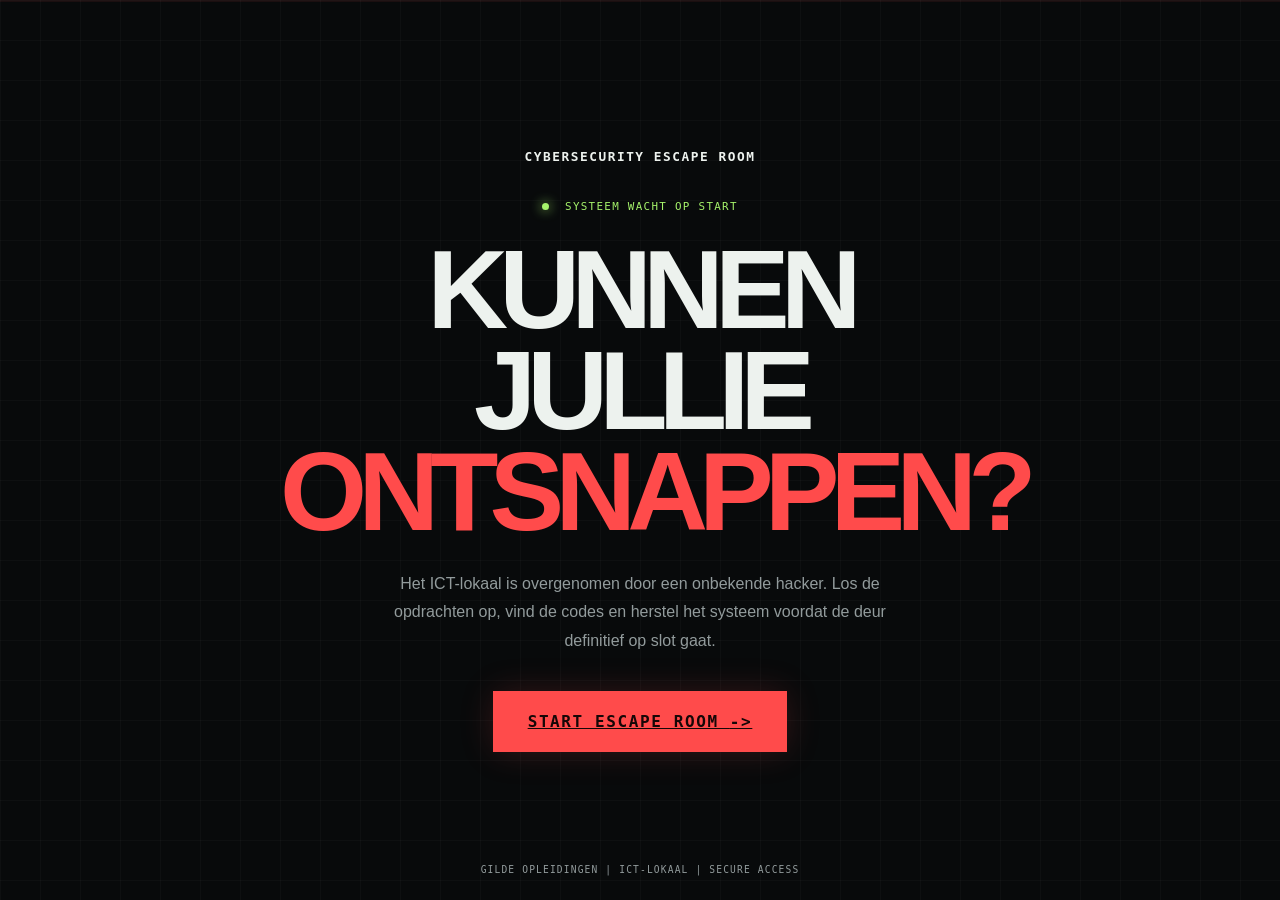
<file: index.html>
<!DOCTYPE html>
<html lang="nl">
<head>
	<meta charset="UTF-8">
	<meta name="viewport" content="width=device-width, initial-scale=1.0">
	<link rel="stylesheet" href="start.css">
	<title>Cybersecurity Escape Room</title>
</head>
<body>
	<div class="scanline" aria-hidden="true"></div>

	<!-- Intro- en startscherm: hier begint het verhaal van de escape room -->
	<main class="start-screen">
		<p class="brand">CYBERSECURITY ESCAPE ROOM</p>
		<p class="status"><i></i> SYSTEEM WACHT OP START</p>
		<h1>Kunnen jullie<br><em>ontsnappen?</em></h1>
		<p class="intro">Het ICT-lokaal is overgenomen door een onbekende hacker. Los de opdrachten op, vind de codes en herstel het systeem voordat de deur definitief op slot gaat.</p>
		<a class="start-button" id="start-button" href="toegang.html">START ESCAPE ROOM <span aria-hidden="true">-&gt;</span></a>
	</main>

	<footer>GILDE OPLEIDINGEN | ICT-LOKAAL | SECURE ACCESS</footer>

	<!-- Start van de escape room: tijd en audio worden opgeslagen voor de volgende pagina -->
	<script>
		document.getElementById("start-button").addEventListener("click", function () {
			sessionStorage.setItem("escapeRoomStartTime", Date.now().toString());
			sessionStorage.setItem("playEscapeRoomStartSound", "true");
		});
	</script>
</body>
</html>
</file>
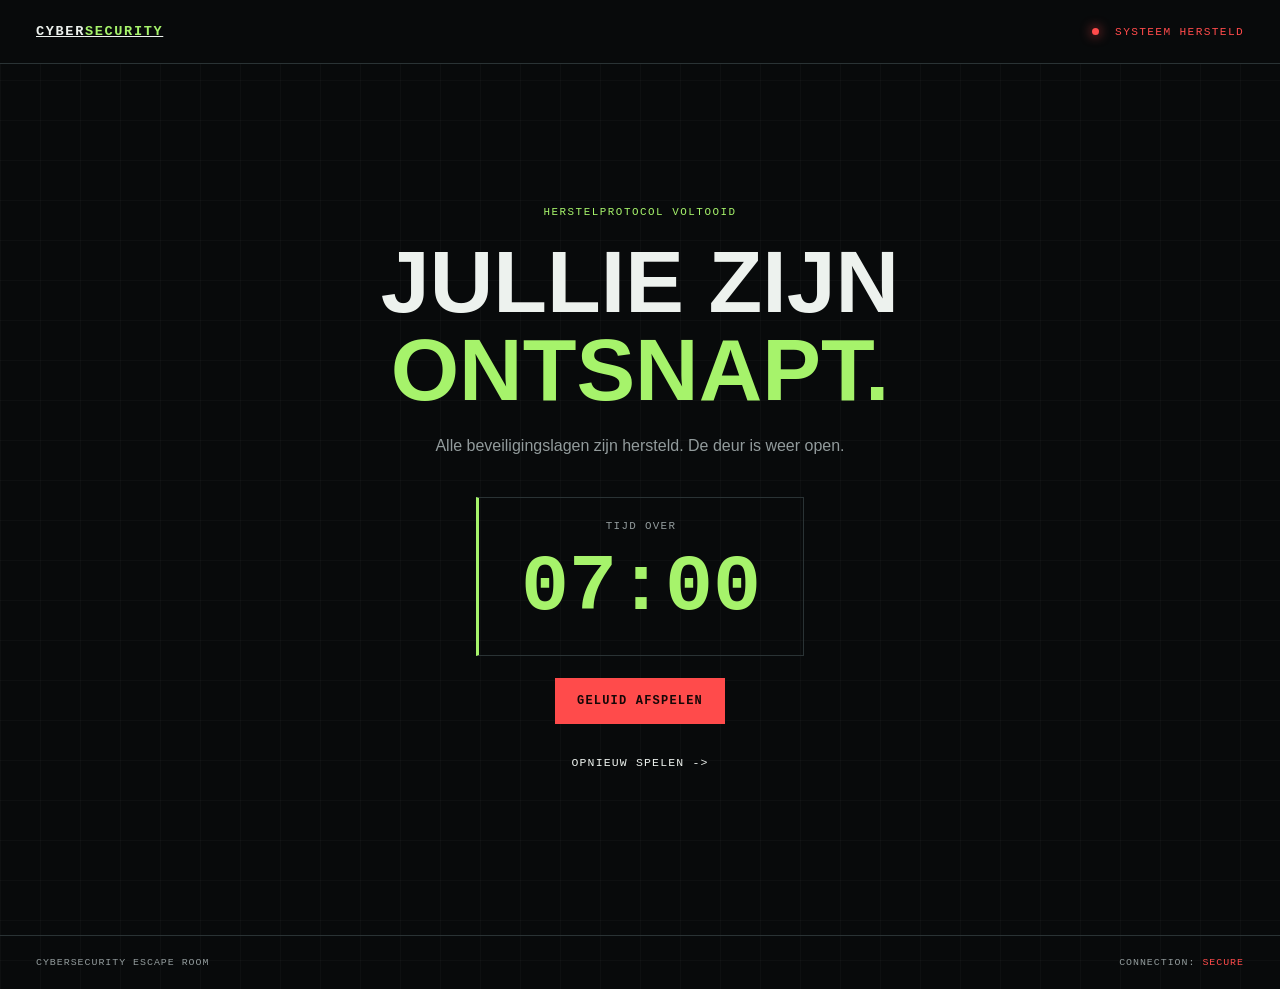
<file: eindpagina.html>
<!DOCTYPE html>
<html lang="nl">
<head>
	<meta charset="UTF-8">
	<meta name="viewport" content="width=device-width, initial-scale=1.0">
	<meta name="description" content="Einde van de Cybersecurity Escape Room">
	<link rel="stylesheet" href="home escaperoom eindopdracht.css">
	<title>Systeem hersteld | Cybersecurity Escape Room</title>
</head>
<body>
	<div class="scanline" aria-hidden="true"></div>
	<header class="topbar">
		<a class="brand" href="index.html">CYBER<span>SECURITY</span></a>
		<div class="alarm-status"><i></i> SYSTEEM HERSTELD</div>
	</header>

	<!-- Eindscherm: bevestiging van het gewonnen spel en de resterende tijd -->
	<main>
		<section class="ending-screen" aria-labelledby="ending-title">
			<p class="kicker">HERSTELPROTOCOL VOLTOOID</p>
			<h1 id="ending-title">Jullie zijn<br><em>ontsnapt.</em></h1>
			<p class="ending-copy">Alle beveiligingslagen zijn hersteld. De deur is weer open.</p>
			<div class="final-time">
				<span>TIJD OVER</span>
				<strong id="final-time">--:--</strong>
			</div>
			<audio id="ending-audio" preload="auto"></audio>
			<button id="play-ending-audio" class="sound-retry" type="button" hidden>GELUID AFSPELEN</button>
			<a class="start-over" href="index.html">OPNIEUW SPELEN <span aria-hidden="true">-&gt;</span></a>
		</section>
	</main>

	<footer><span>CYBERSECURITY ESCAPE ROOM</span><span>CONNECTION: <b>SECURE</b></span></footer>

	<!-- Audio en eindtijd worden geladen op basis van de opgeslagen spelstatus -->
	<script>
		const endingSoundUrl = "emg5991-school-bell-310293.mp3";
		const endingAudio = document.getElementById("ending-audio");
		const playEndingAudioButton = document.getElementById("play-ending-audio");

		if (endingSoundUrl) {
			endingAudio.src = endingSoundUrl;
			endingAudio.play().catch(function () {
				playEndingAudioButton.hidden = false;
			});
		}

		playEndingAudioButton.addEventListener("click", function () {
			endingAudio.play().then(function () {
				playEndingAudioButton.hidden = true;
			}).catch(function () {
				playEndingAudioButton.hidden = false;
			});
		});

		const totalSeconds = 420;
		const storedTimeLeft = sessionStorage.getItem("escapeRoomTimeLeft");
		const storedStartTime = Number(sessionStorage.getItem("escapeRoomStartTime"));
		const secondsLeft = storedTimeLeft !== null
			? Number(storedTimeLeft)
			: storedStartTime
				? Math.max(0, totalSeconds - Math.floor((Date.now() - storedStartTime) / 1000))
				: totalSeconds;
		const minutes = Math.floor(secondsLeft / 60).toString().padStart(2, "0");
		const seconds = (secondsLeft % 60).toString().padStart(2, "0");
		document.getElementById("final-time").textContent = minutes + ":" + seconds;
	</script>
</body>
</html>
</file>
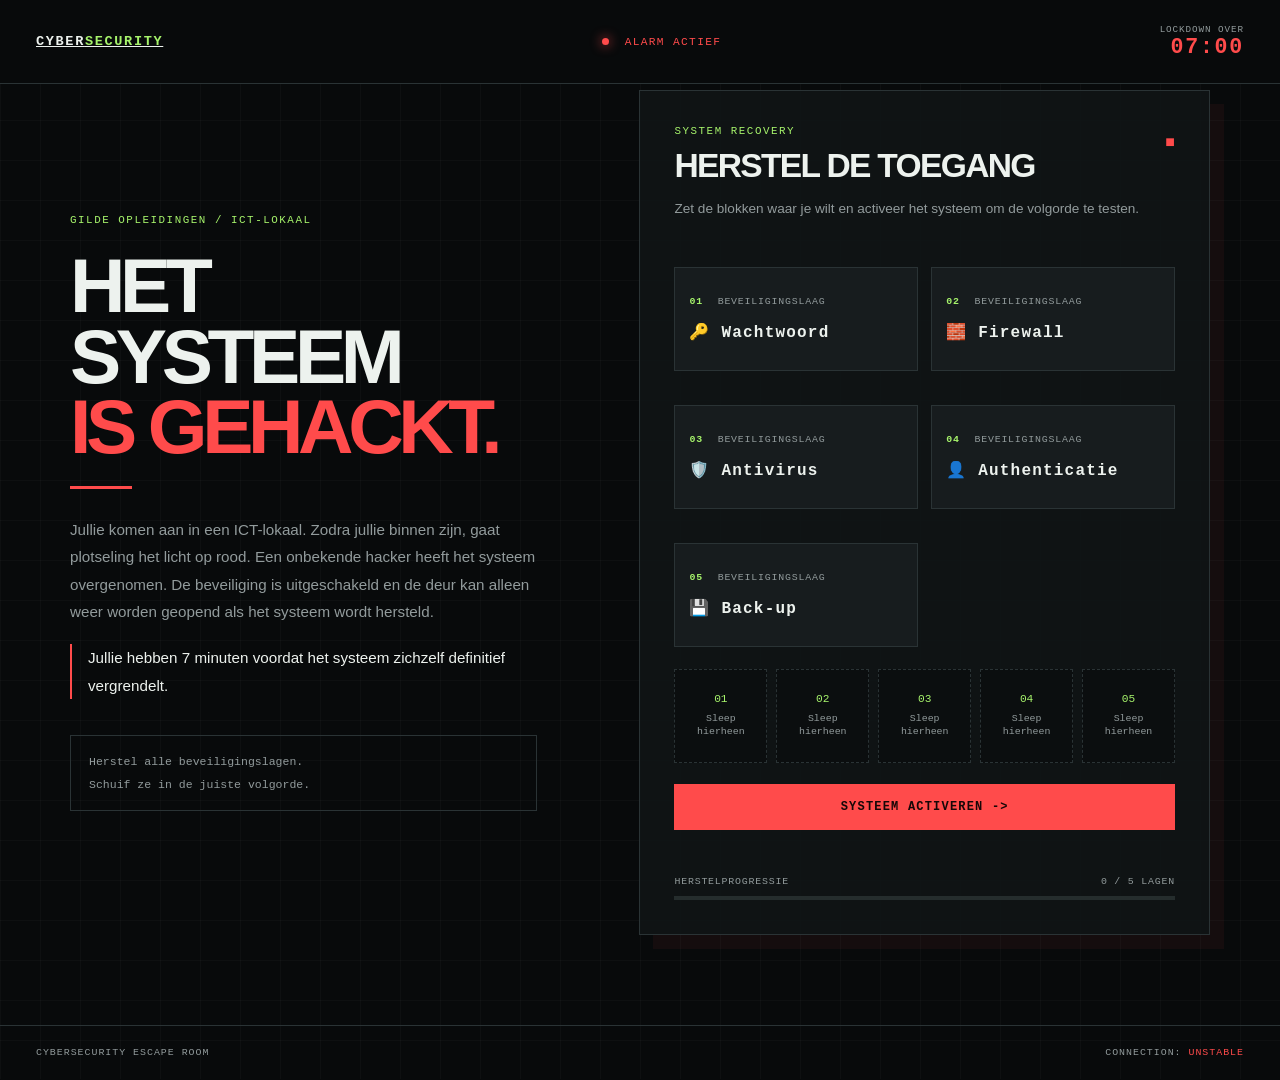
<file: home escaperoom eindopdracht.html>
<!DOCTYPE html>
<html lang="nl">
<head>
	<meta charset="UTF-8">
	<meta name="viewport" content="width=device-width, initial-scale=1.0">
	<meta name="description" content="Cybersecurity Escape Room van Gilde Opleidingen">
	<link rel="stylesheet" href="home escaperoom eindopdracht.css">
	<title>Cybersecurity Escape Room</title>
</head>
<body>
	<div class="scanline" aria-hidden="true"></div>
	<header class="topbar">
		<a class="brand" href="#top">CYBER<span>SECURITY</span></a>
		<div class="alarm-status"><i></i> ALARM ACTIEF</div>
		<div class="timer-wrap"><small>LOCKDOWN OVER</small><strong id="timer">07:00</strong></div>
	</header>

	<!-- Hoofdspel: verhaal aan de linkerkant en herstelpuzzel aan de rechterkant -->
	<main id="top">
		<section class="story-panel">
			<p class="kicker">GILDE OPLEIDINGEN / ICT-LOKAAL</p>
			<h1>Het systeem<br><em>is gehackt.</em></h1>
			<div class="red-line"></div>
			<p class="story">Jullie komen aan in een ICT-lokaal. Zodra jullie binnen zijn, gaat plotseling het licht op rood. Een onbekende hacker heeft het systeem overgenomen. De beveiliging is uitgeschakeld en de deur kan alleen weer worden geopend als het systeem wordt hersteld.</p>
			<p class="story highlight">Jullie hebben 7 minuten voordat het systeem zichzelf definitief vergrendelt.</p>
			<div class="terminal-note">Herstel alle beveiligingslagen.<br>Schuif ze in de juiste volgorde.</div>
		</section>

		<section class="code-panel" aria-labelledby="codes-title">
			<div class="panel-heading">
				<div><p class="kicker">SYSTEM RECOVERY</p><h2 id="codes-title">Herstel de toegang</h2></div>
				<div class="lock-icon" aria-hidden="true">&#9632;</div>
			</div>
			<p class="instruction">Zet de blokken waar je wilt en activeer het systeem om de volgorde te testen.</p>

			<form id="code-form">
				<div class="code-grid" id="layer-bank" aria-label="Beschikbare beveiligingslagen">
					<button class="code-slot" type="button" draggable="true" data-layer="password"><span><b>01</b> BEVEILIGINGSLAAG</span><strong>🔑 Wachtwoord</strong></button>
					<button class="code-slot" type="button" draggable="true" data-layer="firewall"><span><b>02</b> BEVEILIGINGSLAAG</span><strong>🧱 Firewall</strong></button>
					<button class="code-slot" type="button" draggable="true" data-layer="antivirus"><span><b>03</b> BEVEILIGINGSLAAG</span><strong>🛡️ Antivirus</strong></button>
					<button class="code-slot" type="button" draggable="true" data-layer="authentication"><span><b>04</b> BEVEILIGINGSLAAG</span><strong>👤 Authenticatie</strong></button>
					<button class="code-slot" type="button" draggable="true" data-layer="backup"><span><b>05</b> BEVEILIGINGSLAAG</span><strong>💾 Back-up</strong></button>
				</div>
				<div class="order-grid" id="order-grid" aria-label="Volgorde van de beveiligingslagen">
					<div class="order-slot" data-position="0"><b>01</b><span>Sleep hierheen</span></div>
					<div class="order-slot" data-position="1"><b>02</b><span>Sleep hierheen</span></div>
					<div class="order-slot" data-position="2"><b>03</b><span>Sleep hierheen</span></div>
					<div class="order-slot" data-position="3"><b>04</b><span>Sleep hierheen</span></div>
					<div class="order-slot" data-position="4"><b>05</b><span>Sleep hierheen</span></div>
				</div>
				<button type="submit">SYSTEEM ACTIVEREN <span aria-hidden="true">-&gt;</span></button>
				<p id="form-message" class="form-message" aria-live="polite"></p>
			</form>
			<div class="progress-label"><span>HERSTELPROGRESSIE</span><span id="progress-count">0 / 5 LAGEN</span></div>
			<div class="progress-bar"><span id="progress-bar-fill"></span></div>
		</section>
	</main>

	<footer><span>CYBERSECURITY ESCAPE ROOM</span><span>CONNECTION: <b>UNSTABLE</b></span></footer>

	<!-- Sla het juiste draagsysteem en de tijdberekening op voor het eindscherm -->
	<script>
		const form = document.getElementById("code-form");
		const layers = form.querySelectorAll(".code-slot");
		const orderSlots = form.querySelectorAll(".order-slot");
		const message = document.getElementById("form-message");
		const progressCount = document.getElementById("progress-count");
		const progressFill = document.getElementById("progress-bar-fill");
		const timerElement = document.getElementById("timer");
		const layerBank = document.getElementById("layer-bank");
		const correctOrder = ["password", "authentication", "firewall", "antivirus", "backup"];
		let draggedLayer = "";
		let draggedFrom = null;
		const totalSeconds = 420;
		const storedStartTime = Number(sessionStorage.getItem("escapeRoomStartTime"));
		let secondsLeft = storedStartTime ? Math.max(0, totalSeconds - Math.floor((Date.now() - storedStartTime) / 1000)) : totalSeconds;
		let timer;

		function updateProgress() {
			const placedLayers = form.querySelectorAll(".order-slot .code-slot").length;
			progressCount.textContent = placedLayers + " / 5 LAGEN";
			progressFill.style.width = (placedLayers * 20) + "%";
		}

		for (let i = 0; i < layers.length; i++) {
			layers[i].addEventListener("dragstart", function () {
				draggedLayer = layers[i].dataset.layer;
				draggedFrom = layers[i].parentElement;
				layers[i].classList.add("dragging");
			});
			layers[i].addEventListener("dragend", function () {
				layers[i].classList.remove("dragging");
			});
		}

		layerBank.addEventListener("dragover", function (event) {
			event.preventDefault();
		});
		layerBank.addEventListener("drop", function (event) {
			event.preventDefault();
			const layer = form.querySelector('[data-layer="' + draggedLayer + '"]');
			if (layer && layerBank !== layer.parentElement) {
				layerBank.appendChild(layer);
				if (draggedFrom && draggedFrom.classList.contains("order-slot")) {
					draggedFrom.classList.remove("filled", "correct", "incorrect");
					draggedFrom.querySelector("span").textContent = "Sleep hierheen";
				}
				updateProgress();
			}
			draggedLayer = "";
			draggedFrom = null;
		});

		for (let i = 0; i < orderSlots.length; i++) {
			orderSlots[i].addEventListener("dragover", function (event) {
				event.preventDefault();
			});
			orderSlots[i].addEventListener("drop", function (event) {
				event.preventDefault();
				const layer = form.querySelector('[data-layer="' + draggedLayer + '"]');

				if (!layer || orderSlots[i].querySelector(".code-slot")) {
					message.textContent = "Dit vak is al bezet. Kies een ander vak.";
					message.className = "form-message error";
					draggedLayer = "";
					return;
				}

				if (draggedFrom && draggedFrom.classList.contains("order-slot") && draggedFrom !== orderSlots[i]) {
					draggedFrom.classList.remove("filled", "correct", "incorrect");
					draggedFrom.querySelector("span").textContent = "Sleep hierheen";
				}
				orderSlots[i].appendChild(layer);
				orderSlots[i].classList.add("filled");
				orderSlots[i].classList.remove("correct", "incorrect");
				orderSlots[i].querySelector("span").textContent = layer.querySelector("strong").textContent;
				draggedLayer = "";
				draggedFrom = null;
				updateProgress();
			});
		}

		form.addEventListener("submit", function (event) {
			event.preventDefault();
			const placedLayers = form.querySelectorAll(".order-slot .code-slot");
			const placedOrder = [];

			for (let i = 0; i < placedLayers.length; i++) {
				placedOrder.push(placedLayers[i].dataset.layer);
			}

			if (placedOrder.length !== correctOrder.length) {
				message.textContent = "Plaats eerst alle vijf blokken in de volgordevakken.";
				message.className = "form-message error";
				return;
			}

			let isCorrect = true;
			for (let i = 0; i < correctOrder.length; i++) {
				if (placedOrder[i] !== correctOrder[i]) isCorrect = false;
			}

			if (isCorrect) {
				clearInterval(timer);
				const remainingSeconds = storedStartTime ? Math.max(0, totalSeconds - Math.floor((Date.now() - storedStartTime) / 1000)) : totalSeconds;
				sessionStorage.setItem("escapeRoomTimeLeft", remainingSeconds.toString());
				window.location.href = "eindpagina.html";
			} else {
				for (let i = 0; i < orderSlots.length; i++) {
					const layer = orderSlots[i].querySelector(".code-slot");
					if (layer) layerBank.appendChild(layer);
					orderSlots[i].classList.remove("filled", "correct", "incorrect");
					orderSlots[i].querySelector("span").textContent = "Sleep hierheen";
				}
				updateProgress();
				message.textContent = "Verkeerde volgorde. Alle blokken zijn teruggezet.";
				message.className = "form-message error";
			}
		});

		function updateTimer() {
			secondsLeft = storedStartTime ? Math.max(0, totalSeconds - Math.floor((Date.now() - storedStartTime) / 1000)) : totalSeconds;
			let minutes = Math.floor(secondsLeft / 60);
			let seconds = secondsLeft % 60;

			if (minutes < 10) minutes = "0" + minutes;
			if (seconds < 10) seconds = "0" + seconds;
			timerElement.textContent = minutes + ":" + seconds;
			if (secondsLeft <= 0) {
				clearInterval(timer);
				message.textContent = "LOCKDOWN ACTIEF. Het systeem is vergrendeld.";
				message.className = "form-message error";
			}
		}

		updateTimer();
		if (secondsLeft > 0) timer = setInterval(updateTimer, 1000);
	</script>
</body>
</html>
</file>
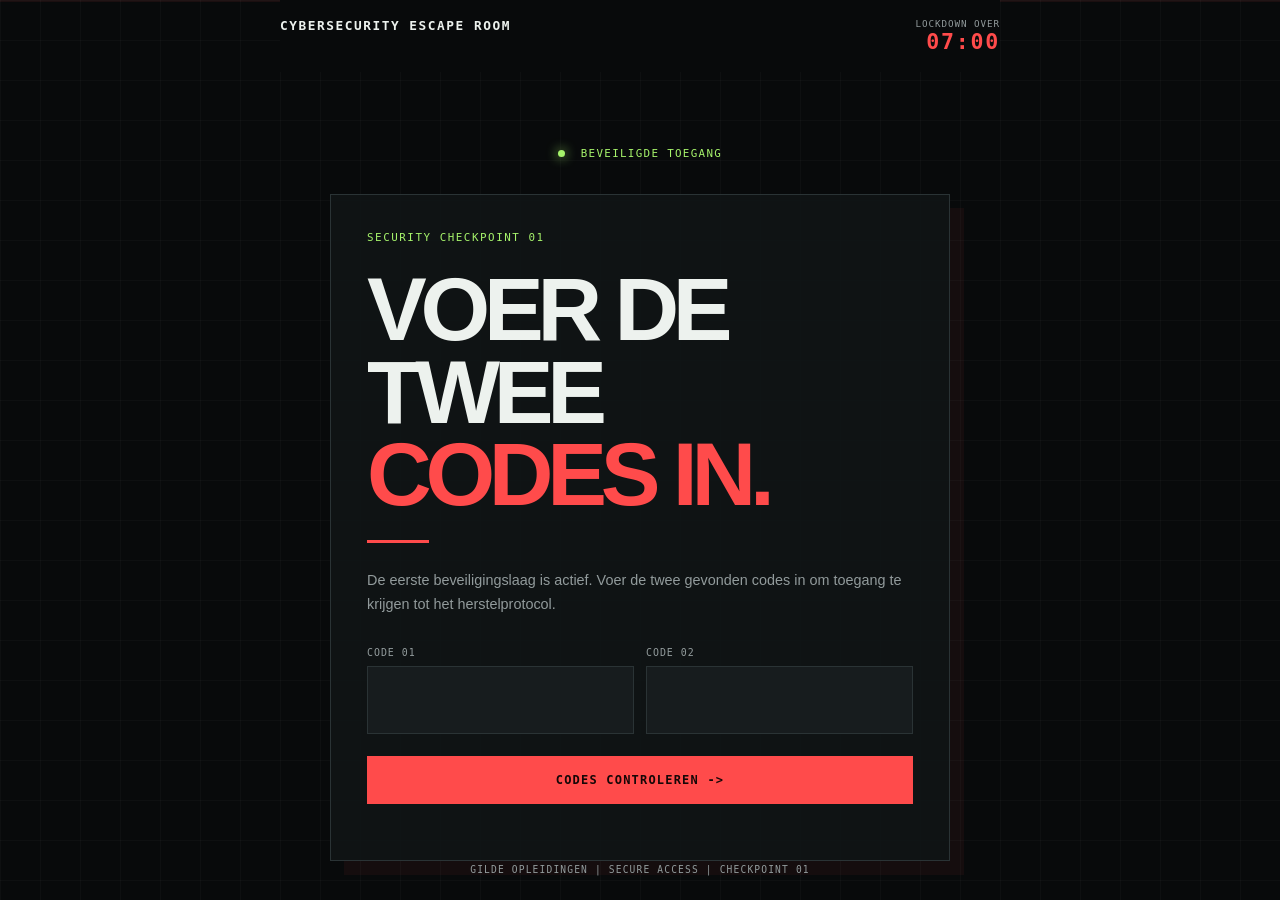
<file: toegang.html>
<!DOCTYPE html>
<html lang="nl">
<head>
	<meta charset="UTF-8">
	<meta name="viewport" content="width=device-width, initial-scale=1.0">
	<meta name="description" content="Toegangscode voor de Cybersecurity Escape Room">
	<link rel="stylesheet" href="toegang.css">
	<title>Toegangscode | Cybersecurity Escape Room</title>
</head>
<body>
	<div class="scanline" aria-hidden="true"></div>

	<!-- Tweede scherm: toegangspunt met timer en beveiligingscontrole -->
	<main class="access-screen">
		<div class="access-topbar">
			<p class="brand">CYBERSECURITY ESCAPE ROOM</p>
			<div class="timer-wrap"><small>LOCKDOWN OVER</small><strong id="timer">07:00</strong></div>
		</div>
		<p class="status"><i></i> BEVEILIGDE TOEGANG</p>

		<section class="access-panel" aria-labelledby="access-title">
			<p class="kicker">SECURITY CHECKPOINT 01</p>
			<h1 id="access-title">Voer de twee<br><em>codes in.</em></h1>
			<div class="red-line"></div>
			<p class="instruction">De eerste beveiligingslaag is actief. Voer de twee gevonden codes in om toegang te krijgen tot het herstelprotocol.</p>

			<form id="access-form" novalidate>
				<div class="code-fields">
					<label for="code-1"><span>CODE 01</span><input id="code-1" name="code-1" type="text" inputmode="text" autocomplete="off" maxlength="20" required></label>
					<label for="code-2"><span>CODE 02</span><input id="code-2" name="code-2" type="text" inputmode="text" autocomplete="off" maxlength="20" required></label>
				</div>
				<button type="submit">CODES CONTROLEREN <span aria-hidden="true">-&gt;</span></button>
				<p id="form-message" class="form-message" aria-live="polite"></p>
			</form>
			<audio id="start-audio" preload="auto"></audio>
			<button id="play-start-audio" type="button" hidden>GELUID AFSPELEN</button>
		</section>
	</main>

	<footer>GILDE OPLEIDINGEN | SECURE ACCESS | CHECKPOINT 01</footer>

	<!-- Validatie van de toegangscodes en countdown van het lockdown-systeem -->
	<script>
		const correctCodes = ["cybersecurity", "hacking"];
		const form = document.getElementById("access-form");
		const fields = form.querySelectorAll("input");
		const message = document.getElementById("form-message");
		const timerElement = document.getElementById("timer");
		const startAudio = document.getElementById("start-audio");
		const playStartAudioButton = document.getElementById("play-start-audio");
		const totalSeconds = 420;
		const storedStartTime = Number(sessionStorage.getItem("escapeRoomStartTime"));
		const shouldPlayStartSound = sessionStorage.getItem("playEscapeRoomStartSound") === "true";
		let timer;

		if (shouldPlayStartSound) {
			sessionStorage.removeItem("playEscapeRoomStartSound");
			startAudio.src = "freesound_community-security-alarm-80493.mp3";
			startAudio.play().catch(function () {
				playStartAudioButton.hidden = false;
			});
		}

		playStartAudioButton.addEventListener("click", function () {
			startAudio.play().then(function () {
				playStartAudioButton.hidden = true;
			}).catch(function () {
				playStartAudioButton.hidden = false;
			});
		});

		function updateTimer() {
			const secondsLeft = storedStartTime ? Math.max(0, totalSeconds - Math.floor((Date.now() - storedStartTime) / 1000)) : totalSeconds;
			let minutes = Math.floor(secondsLeft / 60);
			let seconds = secondsLeft % 60;

			if (minutes < 10) minutes = "0" + minutes;
			if (seconds < 10) seconds = "0" + seconds;
			timerElement.textContent = minutes + ":" + seconds;

			if (secondsLeft <= 0) {
				clearInterval(timer);
				message.textContent = "LOCKDOWN ACTIEF. Het systeem is vergrendeld.";
				message.className = "form-message error";
			}
		}

		updateTimer();
		if (storedStartTime) timer = setInterval(updateTimer, 1000);

		form.addEventListener("submit", function (event) {
			event.preventDefault();
			let isCorrect = true;

			for (let i = 0; i < fields.length; i++) {
				const isFieldCorrect = fields[i].value.trim().toLowerCase() === correctCodes[i].toLowerCase();
				fields[i].classList.toggle("incorrect", !isFieldCorrect);
				if (!isFieldCorrect) isCorrect = false;
			}

			if (isCorrect) {
				message.textContent = "Toegang verleend. Herstelprotocol wordt geladen.";
				message.className = "form-message success";
				setTimeout(function () {
					window.location.href = "home escaperoom eindopdracht.html";
				}, 650);
			} else {
				message.textContent = "Een of meer codes zijn onjuist. Controleer de invoer.";
				message.className = "form-message error";
				for (let i = 0; i < fields.length; i++) {
					if (fields[i].classList.contains("incorrect")) {
						fields[i].focus();
						break;
					}
				}
			}
		});

		for (let i = 0; i < fields.length; i++) {
			fields[i].addEventListener("input", function () {
				fields[i].value = fields[i].value.slice(0, 20);
				fields[i].classList.remove("incorrect");
				message.textContent = "";
				message.className = "form-message";
			});
		}
	</script>
</body>
</html>
</file>
<file: start.css>
:root {
	/* Kleur- en stijlvariabelen voor het cyberpunk-thema */
	--black: #080a0b;
	--line: #2a3335;
	--green: #a6f36b;
	--red: #ff4b4b;
	--muted: #929b9c;
	--white: #edf2ee;
}

* {
	box-sizing: border-box;
	margin: 0;
	padding: 0;
}

/* Algemene body-styling voor het startscherm */
body {
	align-items: center;
	background-color: var(--black);
	background-image: linear-gradient(rgba(255, 255, 255, .025) 1px, transparent 1px), linear-gradient(90deg, rgba(255, 255, 255, .025) 1px, transparent 1px);
	background-size: 40px 40px;
	color: var(--white);
	display: flex;
	font-family: "Trebuchet MS", "Segoe UI", sans-serif;
	justify-content: center;
	min-height: 100vh;
	padding: 30px;
	position: relative;
	text-align: center;
}

/* Scanline-effect voor de terminal-look */
.scanline {
	animation: scan 6s linear infinite;
	background: rgba(255, 75, 75, .08);
	height: 2px;
	left: 0;
	position: fixed;
	right: 0;
	top: 0;
}

@keyframes scan {
	from { transform: translateY(-10px); }
	to { transform: translateY(100vh); }
}

/* Hoofdblok van het intro- en startscherm */
.start-screen {
	max-width: 720px;
	width: 100%;
}

.brand,
.status,
.warning,
footer {
	font-family: monospace;
	letter-spacing: .12em;
}

.brand {
	font-size: .8rem;
	font-weight: bold;
}

.brand span {
	color: var(--red);
	font-size: 1.1rem;
}

.status {
	color: var(--green);
	font-size: .68rem;
	margin-top: 36px;
}

.status i {
	background: var(--green);
	border-radius: 50%;
	box-shadow: 0 0 12px var(--green);
	display: inline-block;
	height: 7px;
	margin-right: 8px;
	width: 7px;
}

h1 {
	font-size: clamp(3.3rem, 9vw, 7rem);
	letter-spacing: -.08em;
	line-height: .9;
	margin: 27px 0;
	text-transform: uppercase;
}

h1 em {
	color: var(--red);
	font-style: normal;
}

.intro {
	color: var(--muted);
	font-size: 1rem;
	line-height: 1.8;
	margin: 0 auto 36px;
	max-width: 550px;
}

.start-button {
	background: var(--red);
	box-shadow: 0 0 0 1px var(--red), 0 0 35px rgba(255, 75, 75, .18);
	color: #160707;
	display: inline-block;
	font: 700 1rem monospace;
	letter-spacing: .1em;
	padding: 20px 34px;
	transition: box-shadow .2s ease, transform .2s ease;
}

.start-button:hover {
	box-shadow: 0 0 0 1px var(--red), 0 0 55px rgba(255, 75, 75, .4);
	transform: scale(1.03);
}

.warning {
	color: var(--muted);
	font-size: .62rem;
	margin-top: 25px;
}

footer {
	bottom: 25px;
	color: var(--muted);
	font-size: .6rem;
	left: 0;
	position: absolute;
	right: 0;
}

/* Mobiele aanpassingen voor het startscherm */
@media (max-width: 520px) {
	body { padding: 20px; }
	.intro { font-size: .9rem; }
	.start-button { font-size: .8rem; padding: 18px 22px; }
	footer { bottom: 18px; font-size: .5rem; }
}
</file>
<file: home escaperoom eindopdracht.css>
:root {
	/* Kleurvariabelen en thema-constanten voor de volledige escape room */
	--black: #080a0b;
	--panel: #101416;
	--panel-light: #171c1e;
	--line: #2a3335;
	--green: #a6f36b;
	--red: #ff4b4b;
	--muted: #929b9c;
	--white: #edf2ee;
}

* { box-sizing: border-box; margin: 0; padding: 0; }

html { scroll-behavior: smooth; }

/* Algemene achtergrond en basisvormgeving voor de hele pagina */
body {
	background-color: var(--black);
	background-image: linear-gradient(rgba(255, 255, 255, .025) 1px, transparent 1px), linear-gradient(90deg, rgba(255, 255, 255, .025) 1px, transparent 1px);
	background-size: 40px 40px;
	color: var(--white);
	font-family: "Trebuchet MS", "Segoe UI", sans-serif;
	min-height: 100vh;
}

/* Scanline voor de terminal-achtige visuele stijl */
.scanline { animation: scan 6s linear infinite; background: rgba(255, 75, 75, .07); height: 2px; left: 0; pointer-events: none; position: fixed; right: 0; top: 0; z-index: 10; }
@keyframes scan { from { transform: translateY(-10px); } to { transform: translateY(100vh); } }

/* Header, main content en footer staan in dezelfde vaste stijl */
.topbar, main, footer { margin: auto; max-width: 1280px; }
.topbar { align-items: center; background: var(--black); border-bottom: 1px solid var(--line); display: flex; justify-content: space-between; left: 50%; padding: 24px 36px; position: fixed; top: 0; transform: translateX(-50%); width: 100%; z-index: 20; }
.brand { color: var(--white); font-family: monospace; font-size: .85rem; font-weight: bold; letter-spacing: .12em; }.brand span { color: var(--green); }.brand-symbol { color: var(--red) !important; font-size: 1.1rem; margin-right: 10px; }
.alarm-status { color: var(--red); font-family: monospace; font-size: .7rem; letter-spacing: .12em; }.alarm-status i { background: var(--red); border-radius: 50%; box-shadow: 0 0 12px var(--red); display: inline-block; height: 7px; margin-right: 8px; width: 7px; }
.timer-wrap { align-items: flex-end; display: flex; flex-direction: column; }.timer-wrap small { color: var(--muted); font: .58rem monospace; letter-spacing: .1em; }.timer-wrap strong { color: var(--red); font: 700 1.35rem monospace; letter-spacing: .08em; }

/* Linker verhaalblok en rechter puzzle-opdracht */
main { display: grid; gap: 9%; grid-template-columns: .9fr 1.1fr; min-height: calc(100vh - 145px); padding: 90px 70px; }
.story-panel { align-self: center; max-width: 490px; }.kicker { color: var(--green); font: .68rem monospace; letter-spacing: .14em; text-transform: uppercase; }.story-panel h1 { font-size: clamp(3rem, 6vw, 5.6rem); letter-spacing: -.07em; line-height: .92; margin: 24px 0; text-transform: uppercase; }.story-panel h1 em { color: var(--red); font-style: normal; }.red-line { background: var(--red); height: 3px; margin-bottom: 27px; width: 62px; }.story { color: var(--muted); font-size: .95rem; line-height: 1.8; margin-bottom: 19px; }.story.highlight { border-left: 2px solid var(--red); color: var(--white); padding-left: 16px; }.terminal-note { border: 1px solid var(--line); color: var(--muted); font: .72rem/2 monospace; margin-top: 36px; padding: 14px 18px; }.terminal-note span { color: var(--green); }

/* Paneel voor de draagslots en de juiste volgorde */
.code-panel { align-self: center; background: rgba(16, 20, 22, .9); border: 1px solid var(--line); box-shadow: 14px 14px 0 rgba(255, 75, 75, .05); padding: 34px; }.panel-heading { align-items: flex-start; display: flex; justify-content: space-between; }.panel-heading h2 { font-size: 2.1rem; letter-spacing: -.05em; margin-top: 10px; text-transform: uppercase; }.lock-icon { color: var(--red); font-size: 1rem; margin-top: 8px; }.instruction { color: var(--muted); font-size: .85rem; margin: 16px 0 30px; }
.code-grid { display: grid; gap: 13px; grid-template-columns: repeat(2, 1fr); }.code-slot { background: var(--panel-light); border: 1px solid var(--line); color: var(--white); cursor: grab; display: block; min-height: 104px; padding: 14px; text-align: left; transition: border-color .2s ease, box-shadow .2s ease, opacity .2s ease, transform .2s ease; width: 100%; }.code-slot:hover { border-color: var(--red); transform: translateY(-2px); }.code-slot span { color: var(--muted); display: block; font: .62rem monospace; letter-spacing: .08em; margin-bottom: 15px; }.code-slot b { color: var(--green); margin-right: 8px; }.code-slot strong { font: 700 1rem monospace; }.code-slot.selected { border-color: var(--green); box-shadow: inset 0 0 0 1px var(--green), 0 0 18px rgba(166, 243, 107, .14); cursor: default; }.code-slot.dragging { opacity: .45; }.order-grid { display: grid; gap: 9px; grid-template-columns: repeat(5, 1fr); margin-top: 22px; }.order-slot { align-items: center; background: rgba(8, 10, 11, .55); border: 1px dashed var(--line); color: var(--muted); display: flex; flex-direction: column; gap: 8px; justify-content: center; min-height: 94px; padding: 12px 6px; text-align: center; transition: border-color .2s ease, background .2s ease; }.order-slot:hover { border-color: var(--red); }.order-slot b { color: var(--green); font: .7rem monospace; }.order-slot span { font: .62rem monospace; line-height: 1.3; }.order-slot.filled { background: var(--panel-light); border-color: var(--green); }.order-slot.filled span { color: var(--white); font-weight: bold; }.order-slot.correct { border-color: var(--green); box-shadow: 0 0 16px rgba(166, 243, 107, .18); }.order-slot.incorrect { border-color: var(--red); box-shadow: 0 0 16px rgba(255, 75, 75, .18); }
button { background: var(--red); border: 0; color: #160707; cursor: pointer; font: 700 .75rem monospace; letter-spacing: .1em; margin-top: 21px; padding: 16px 22px; transition: box-shadow .2s ease, transform .2s ease; width: 100%; }button:hover { box-shadow: 0 0 24px rgba(255, 75, 75, .28); transform: translateY(-2px); }.form-message { color: var(--muted); font: .72rem monospace; min-height: 20px; padding-top: 15px; }.form-message.success { color: var(--green); }.form-message.error { color: var(--red); }.progress-label { color: var(--muted); display: flex; font: .62rem monospace; justify-content: space-between; letter-spacing: .08em; margin-top: 26px; }.progress-bar { background: #252d2d; height: 4px; margin-top: 9px; }.progress-bar span { background: var(--green); display: block; height: 100%; transition: width .25s ease; width: 0; }

/* Footer en eindscherm styling */
footer { border-top: 1px solid var(--line); color: var(--muted); display: flex; font: .62rem monospace; justify-content: space-between; letter-spacing: .1em; padding: 21px 36px; }footer b { color: var(--red); font-weight: normal; }

.ending-screen { align-content: center; display: grid; grid-column: 1 / -1; justify-items: center; min-height: calc(100vh - 145px); padding: 110px 24px 70px; text-align: center; }
.ending-screen .kicker { margin-bottom: 20px; }
.ending-screen h1 { font-size: clamp(2.7rem, 7vw, 5.5rem); line-height: 1; margin-bottom: 18px; text-transform: uppercase; }
.ending-screen h1 em { color: var(--green); font-style: normal; }
.ending-copy { color: var(--muted); font-size: 1rem; line-height: 1.7; max-width: 520px; }
.final-time { border: 1px solid var(--line); border-left: 3px solid var(--green); margin-top: 38px; padding: 22px 42px; }
.final-time span { color: var(--muted); display: block; font: .68rem monospace; letter-spacing: .12em; }
.final-time strong { color: var(--green); display: block; font: 700 clamp(3rem, 9vw, 5rem) monospace; margin-top: 10px; }
.ending-screen .sound-retry { margin-top: 22px; width: auto; }
.ending-screen .start-over { color: var(--white); display: inline-block; font: .72rem monospace; letter-spacing: .1em; margin-top: 32px; text-decoration: none; }
.ending-screen .start-over:hover { color: var(--green); }

/* Mobiele en tabletaanpassingen */
@media (max-width: 850px) { main { gap: 55px; grid-template-columns: 1fr; padding: 70px 36px; }.story-panel { max-width: 620px; }.code-panel { width: 100%; } }
@media (max-width: 560px) { .topbar { padding: 20px; }.alarm-status { display: none; }main { padding: 80px 20px 55px; }.story-panel h1 { font-size: 3.35rem; }.code-panel { padding: 23px 18px; }.panel-heading h2 { font-size: 1.65rem; }.code-grid { grid-template-columns: 1fr; }.order-grid { grid-template-columns: 1fr; }.order-slot { min-height: 58px; }footer { padding: 18px 20px; } }
</file>
<file: toegang.css>
:root {
	/* Kleurenset en variabelen voor het beveiligingsscherm */
	--black: #080a0b;
	--panel: #101416;
	--panel-light: #171c1e;
	--line: #2a3335;
	--green: #a6f36b;
	--red: #ff4b4b;
	--muted: #929b9c;
	--white: #edf2ee;
}

* { box-sizing: border-box; margin: 0; padding: 0; }

/* Basislay-out en achtergrond voor het toegangsscherm */
body {
	align-items: center;
	background-color: var(--black);
	background-image: linear-gradient(rgba(255, 255, 255, .025) 1px, transparent 1px), linear-gradient(90deg, rgba(255, 255, 255, .025) 1px, transparent 1px);
	background-size: 40px 40px;
	color: var(--white);
	display: flex;
	font-family: "Trebuchet MS", "Segoe UI", sans-serif;
	justify-content: center;
	min-height: 100vh;
	padding: 30px;
	position: relative;
	text-align: center;
}

/* Scanline-effect om de beveiligingsinterface af te werken */
.scanline { animation: scan 6s linear infinite; background: rgba(255, 75, 75, .08); height: 2px; left: 0; pointer-events: none; position: fixed; right: 0; top: 0; z-index: 10; }
@keyframes scan { from { transform: translateY(-10px); } to { transform: translateY(100vh); } }

/* Topbar, status en paneel voor de beveiligingscontrole */
.access-screen { max-width: 720px; padding-top: 72px; width: 100%; }
.access-topbar { align-items: flex-start; background: var(--black); display: flex; justify-content: space-between; left: 50%; max-width: 720px; padding: 18px 0; position: fixed; top: 0; transform: translateX(-50%); width: calc(100% - 60px); z-index: 20; }
.brand, .status, footer { font-family: monospace; letter-spacing: .12em; }
.brand { font-size: .8rem; font-weight: bold; }
.timer-wrap { align-items: flex-end; display: flex; flex-direction: column; }
.timer-wrap small { color: var(--muted); font: .58rem monospace; letter-spacing: .1em; }
.timer-wrap strong { color: var(--red); font: 700 1.35rem monospace; letter-spacing: .08em; }
.status { color: var(--green); font-size: .68rem; margin-top: 36px; }
.status i { background: var(--green); border-radius: 50%; box-shadow: 0 0 12px var(--green); display: inline-block; height: 7px; margin-right: 8px; width: 7px; }

.access-panel { background: rgba(16, 20, 22, .9); border: 1px solid var(--line); box-shadow: 14px 14px 0 rgba(255, 75, 75, .05); margin: 34px auto 0; max-width: 620px; padding: 36px; text-align: left; }
.kicker { color: var(--green); font: .68rem monospace; letter-spacing: .14em; }
h1 { font-size: clamp(3rem, 8vw, 5.6rem); letter-spacing: -.07em; line-height: .92; margin: 24px 0; text-transform: uppercase; }
h1 em { color: var(--red); font-style: normal; }
.red-line { background: var(--red); height: 3px; margin-bottom: 25px; width: 62px; }
.instruction { color: var(--muted); font-size: .9rem; line-height: 1.7; margin-bottom: 30px; }
.code-fields { display: grid; gap: 12px; grid-template-columns: repeat(2, 1fr); }
label { color: var(--muted); display: block; font: .62rem monospace; letter-spacing: .1em; }
input { background: var(--panel-light); border: 1px solid var(--line); color: var(--green); display: block; font: 700 2rem monospace; margin-top: 8px; outline: none; padding: 14px 8px; text-align: center; width: 100%; }
input:focus { border-color: var(--green); box-shadow: 0 0 16px rgba(166, 243, 107, .14); }
input.incorrect { border-color: var(--red); color: var(--red); }
button { background: var(--red); border: 0; color: #160707; cursor: pointer; font: 700 .75rem monospace; letter-spacing: .1em; margin-top: 22px; padding: 17px 22px; transition: box-shadow .2s ease, transform .2s ease; width: 100%; }
button:hover { box-shadow: 0 0 24px rgba(255, 75, 75, .28); transform: translateY(-2px); }
.form-message { color: var(--muted); font: .72rem monospace; min-height: 20px; padding-top: 15px; }
.form-message.success { color: var(--green); }.form-message.error { color: var(--red); }
footer { bottom: 25px; color: var(--muted); font-size: .6rem; left: 0; position: absolute; right: 0; }

/* Responsieve weergave voor kleinere schermen */
@media (max-width: 560px) {
	body { padding: 20px; }
	.access-topbar { align-items: center; width: calc(100% - 40px); }
	.access-panel { margin-top: 27px; padding: 25px 20px; }
	.code-fields { grid-template-columns: 1fr; }
	input { font-size: 1.5rem; padding: 11px; }
	footer { bottom: 18px; font-size: .5rem; }
}
</file>
